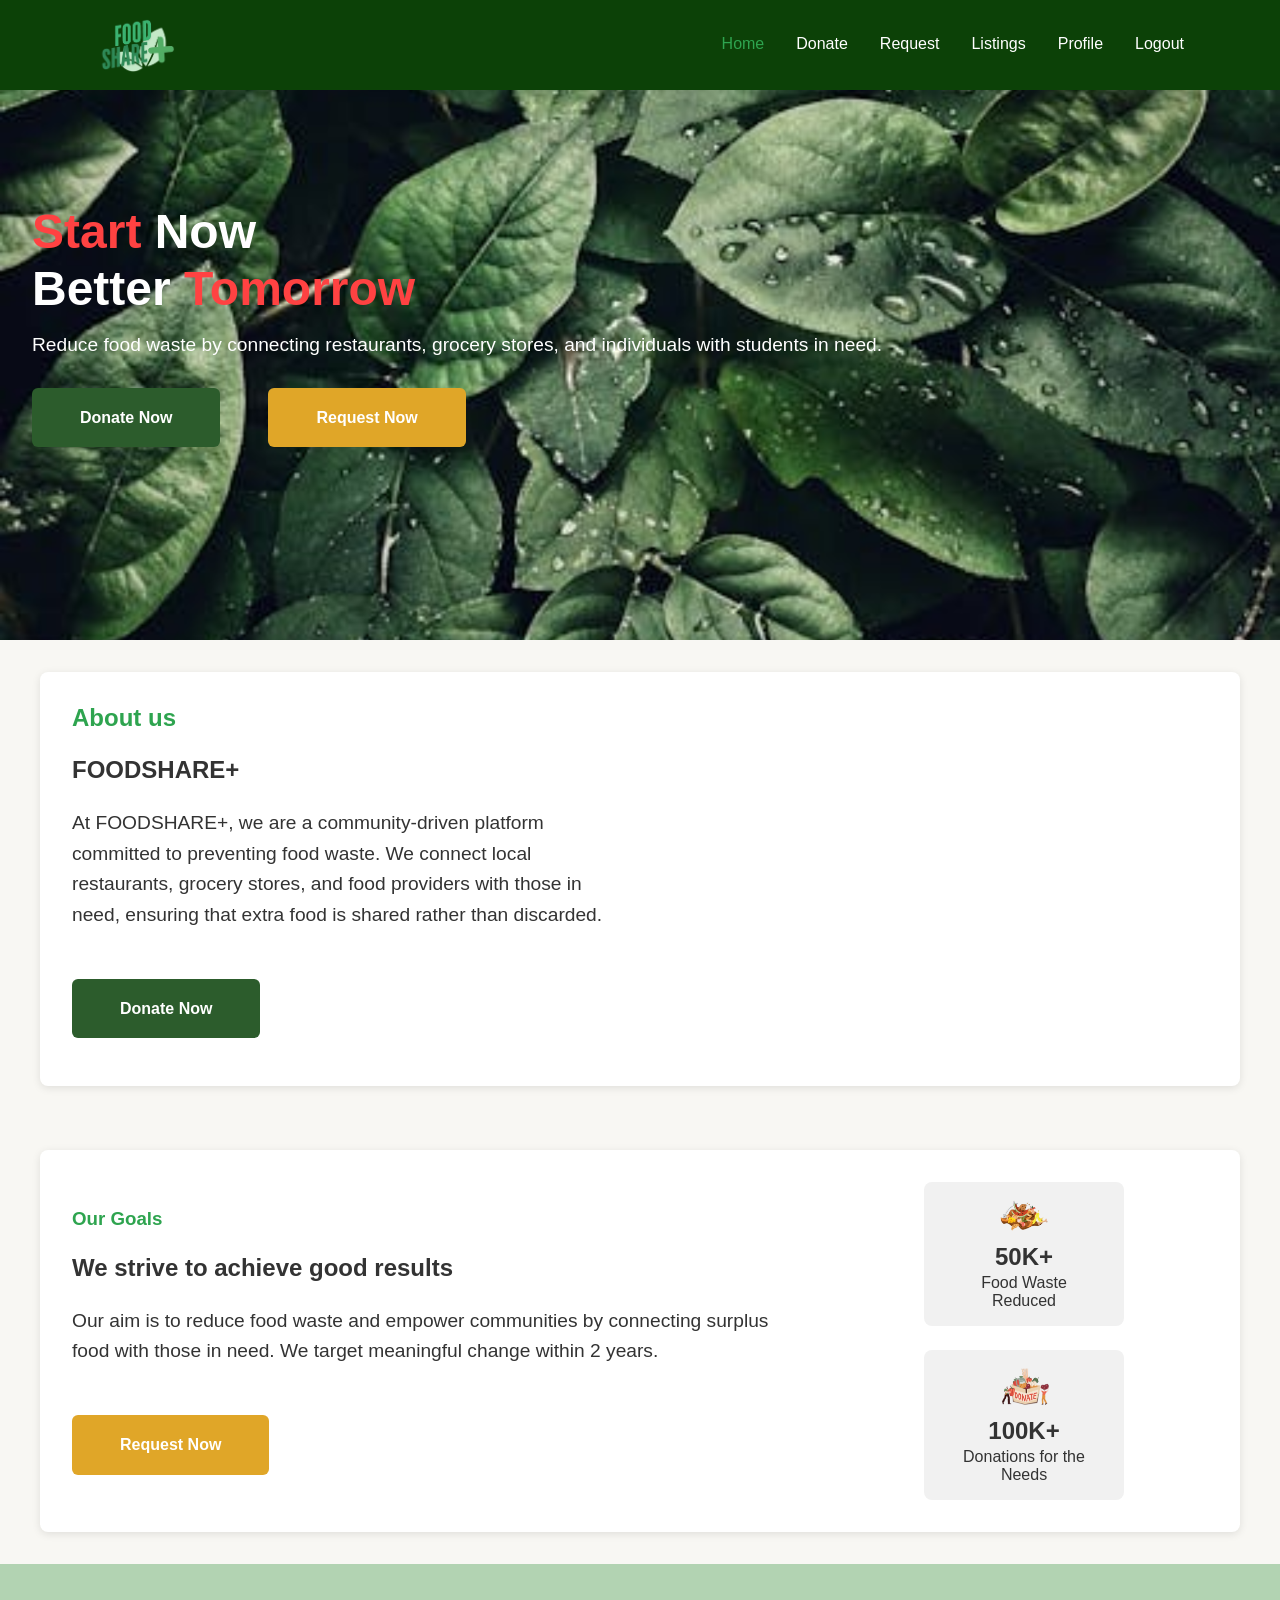
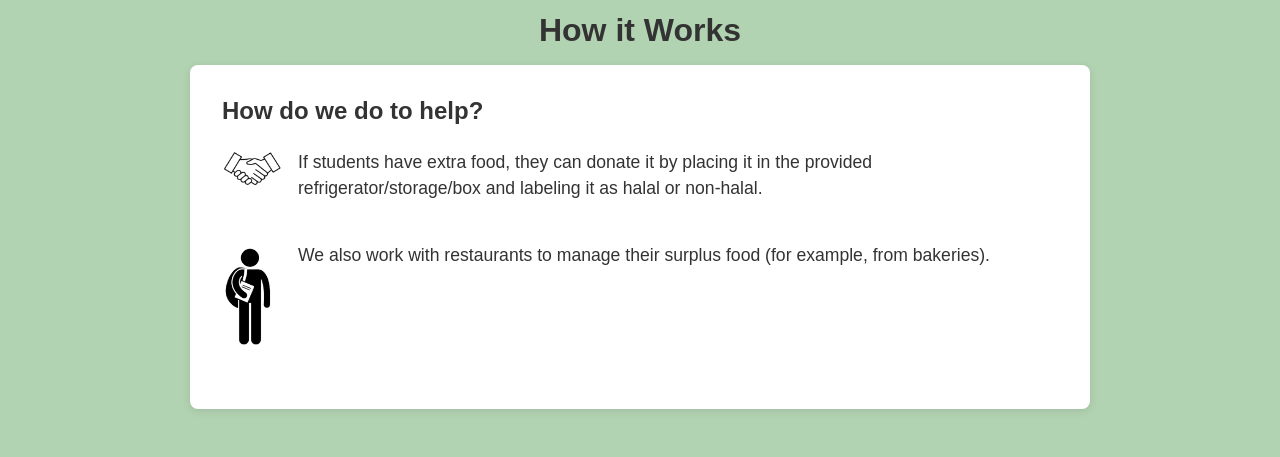
<file: templates/index.html>
<!DOCTYPE html>
<html lang="en">
<head>
  <meta charset="UTF-8" />
  <meta name="viewport" content="width=device-width,initial-scale=1.0"/>
  <title>FoodShare+ | Home</title>
  <link rel="stylesheet" href="/static/css/style.css" />
</head>
<body>
  <header>
    <div class="header-container">
      <div class="logo">
         <img src="/static/asset/logo.png" alt="FoodShare+ Logo" />
      </div>
      <nav>
         <ul>
            <li><a href="/home" class="active">Home</a></li>
            <li><a href="/donate">Donate</a></li>
            <li><a href="/request">Request</a></li>
            <li><a href="/listings">Listings</a></li>
            <li><a href="/profile">Profile</a></li>
            <li><a href="/logout">Logout</a></li>
         </ul>
      </nav>
    </div>
  </header>
  <div class="homepage-container">
    <section class="hero-section" style="background-image: url('/static/asset/bg5.png');">
      <div class="hero-content">
        <h1><span>Start</span> Now <br> Better <span>Tomorrow</span></h1>
        <p>Reduce food waste by connecting restaurants, grocery stores, and individuals with students in need.</p>
        <div class="hero-buttons">
          <a href="/donate" class="btn btn-donate">Donate Now</a>
          <a href="/request" class="btn btn-request">Request Now</a>
        </div>
      </div>
    </section>
    <section class="intro-section">
      <div class="intro-container">
        <div class="intro-left">
          <h2 style="color: #2ea44f; margin-top: 0;">About us</h2>
          <h2>FOODSHARE+</h2>
          <p>
            At FOODSHARE+, we are a community-driven platform committed to preventing food waste. We connect local restaurants, grocery stores, and food providers with those in need, ensuring that extra food is shared rather than discarded.
          </p>
          <a href="/donate" class="btn btn-donate">Donate Now</a>
        </div>
        <div class="intro-right">
          <iframe
            src="https://www.youtube.com/embed/CI6wTlxto8Y"
            title="YouTube video player"
            frameborder="0"
            allow="accelerometer; autoplay; clipboard-write; encrypted-media; gyroscope; picture-in-picture"
            allowfullscreen>
          </iframe>
        </div>
      </div>
    </section>
    <section class="achievements-section">
      <div class="achievements-container">
        <div class="achievements-left">
          <h3 style="color: #2ea44f; margin-top: 0;">Our Goals</h3>
          <h2>We strive to achieve good results</h2>
          <p>
            Our aim is to reduce food waste and empower communities by connecting surplus food with those in need. We target meaningful change within 2 years.
          </p>
          <a href="/request" class="btn btn-request">Request Now</a>
        </div>
        <div class="achievements-right">
          <div class="achievement-item">
            <img src="/static/asset/waste.png" alt="Food Waste Reduced">
            <h3>50K+</h3>
            <p>Food Waste Reduced</p>
          </div>
          <div class="achievement-item">
            <img src="/static/asset/donate.png" alt="Donations for the Needs">
            <h3>100K+</h3>
            <p>Donations for the Needs</p>
          </div>
        </div>
      </div>
    </section>
    <section class="how-section">
      <h2>How it Works</h2>
      <div class="how-card">
        <h3>How do we do to help?</h3>
        <div class="how-row">
          <img src="/static/asset/hand.png" alt="Lend a Helping Hand">
          <p>
            If students have extra food, they can donate it by placing it in the provided refrigerator/storage/box and labeling it as halal or non-halal.
          </p>
        </div>
        <div class="how-row">
          <img src="/static/asset/student.png" alt="Empower Students">
          <p>
            We also work with restaurants to manage their surplus food (for example, from bakeries).
          </p>
        </div>
      </div>
    </section>
  </div>
</body>
</html>
</file>
<file: static/css/style.css>
* {
  margin: 0;
  padding: 0;
  box-sizing: border-box;
}
body {
  font-family: Arial, sans-serif;
  background: url('/static/asset/bg1.png') no-repeat center center fixed;
  background-size: cover;
  color: #333;
  min-height: 100vh;
  position: relative;
}
header {
  background: #0c4107;
  border-bottom: 1px solid #0c4107;
  padding: 1rem 6rem;
  position: fixed;
  top: 0;
  left: 0;
  width: 100%;
  z-index: 1000;
}
.header-container {
  display: flex;
  justify-content: space-between;
  align-items: center;
}
header .logo {
  display: flex;
  align-items: center;
}
header .logo img {
  width: 80px;
  margin-right: 0.5rem;
}
header .logo h1 {
  display: none;
}
nav ul {
  list-style: none;
  display: flex;
  gap: 2rem;
}
nav ul li a {
  text-decoration: none;
  color: #ffffff;
  font-size: 1rem;
}
nav ul li a.active,
nav ul li a:hover {
  color: #2ea44f;
}
.container {
  display: flex;
  justify-content: space-between;
  align-items: center;
  min-height: 100vh;
  padding: 2rem 6rem;
}
.left-content {
  width: 45%;
  color: #fff;
}
.left-content .logo {
  width: 200px;
  margin-bottom: 1rem;
}
.left-content h2 {
  font-size: 2rem;
  margin-bottom: 1rem;
}
.left-content p {
  font-size: 1.1rem;
  line-height: 1.5;
  margin-bottom: 1rem;
}
.social-icons {
  margin: 1rem 0;
  text-align: center;
}
.social-icons a {
  display: inline-block;
  margin: 0 0.5rem;
  vertical-align: middle;
}
.social-icons img {
  width: 40px;
  height: 40px;
}
.contact-info {
  position: absolute;
  bottom: 2rem;
  left: 2rem;
  font-size: 1rem;
  line-height: 1.4;
}
.right-content {
  width: 45%;
  background-color: #fff;
  border-radius: 8px;
  padding: 5rem;
  box-shadow: 0 2px 10px rgba(0,0,0,0.2);
}
.right-content h3 {
  margin-bottom: 1.5rem;
  font-size: 2rem;
  text-align: center;
}
.login-form label {
  display: block;
  margin: 0.6rem 0 0.3rem;
  font-weight: bold;
  font-size: 1rem;
}
.login-form input {
  width: 100%;
  padding: 0.8rem;
  margin-bottom: 1rem;
  border: 1px solid #ccc;
  border-radius: 4px;
  font-size: 1rem;
}
.login-form button {
  width: 100%;
  padding: 1rem;
  background-color: #2ea44f;
  border: none;
  border-radius: 4px;
  color: #fff;
  font-size: 1.1rem;
  cursor: pointer;
  margin-top: 0.5rem;
}
.login-form button:hover {
  background-color: #22863a;
}
.links {
  display: flex;
  justify-content: space-between;
  margin-top: 0.5rem;
}
.links a {
  color: #007bff;
  text-decoration: none;
  font-size: 0.9rem;
}
.links a:hover {
  text-decoration: underline;
}
.terms {
  font-size: 0.85rem;
  color: #555;
  margin-top: 1rem;
  line-height: 1.4;
  text-align: center;
}
.terms a {
  color: #007bff;
  text-decoration: none;
}
.terms a:hover {
  text-decoration: underline;
}
.flash-messages {
  margin-bottom: 1rem;
}
.flash {
  border-radius: 4px;
  font-weight: bold;
  line-height: 1.4;
  margin-bottom: 0.5rem;
  padding: 0.65rem 0.8rem;
}
.flash.error {
  background: #ffe5e5;
  color: #8a1f1f;
}
.flash.success {
  background: #e5f7ea;
  color: #1f6f35;
}
@media (max-width: 992px) {
  .container {
      flex-direction: column;
      align-items: center;
      padding: 1rem;
  }
  .left-content, .right-content {
      width: 90%;
      margin-bottom: 2rem;
  }
  .left-content .logo {
      width: 150px;
  }
  .contact-info {
      position: static;
      margin-top: 1rem;
  }
}
.homepage-container {
  width: 100%;
  margin: 0 auto;
  padding-top: 10px;
}
.hero-section {
  background: #2c5c2c;
  color: #fff;
  text-align: left;
  background-size: cover;
  background-position: center;
  min-height: 70vh;
  display: flex;
  align-items: center;
  justify-content: flex-start;
  padding-left: 2rem;
}
.hero-section .hero-content {
  max-width: none;
  margin: 0;
  padding: 2rem 0;
}
.hero-section h1 {
  font-size: 3rem;
  line-height: 1.2;
  margin-bottom: 1rem;
}
.hero-section h1 span {
  color: #ff4242;
}
.hero-section p {
  font-size: 1.2rem;
  margin-bottom: 2rem;
}
.hero-buttons {
  display: flex;
  gap: 3rem;
  justify-content: flex-start;
}
.intro-section {
  background: #f8f7f3;
  padding: 2rem 0;
}
.intro-container {
  display: flex;
  align-items: flex-start;
  justify-content: space-between;
  gap: 3rem;
  max-width: 1200px;
  margin: 0 auto;
  background: #fff;
  border-radius: 8px;
  padding: 2rem;
  box-shadow: 0 2px 8px rgba(0,0,0,0.1);
}
.intro-left,
.intro-right {
  flex: 1;
  min-width: 280px;
  margin-bottom: 1rem;
}
.intro-left h2 {
  margin: 1.5rem 0;
}
.intro-left p {
  font-size: 1.2rem;
  line-height: 1.6;
  margin: 1.5rem 0;
}
.intro-left a.btn {
  margin-top: 1.5rem;
  display: inline-block;
}
.intro-right iframe {
  width: 100%;
  min-height: 315px;
}
.achievements-section {
  background: #f8f7f3;
  padding: 2rem 0;
}
.achievements-container {
  display: flex;
  align-items: center;
  justify-content: space-between;
  gap: 2rem;
  max-width: 1200px;
  margin: 0 auto;
  background: #fff;
  border-radius: 8px;
  padding: 2rem;
  box-shadow: 0 2px 8px rgba(0,0,0,0.1);
}
.achievements-left {
  flex: 2;
  text-align: left;
  min-width: 280px;
}
.achievements-left h3 {
  margin-top: 0;
  color: #2ea44f;
  margin-bottom: 1rem;
}
.achievements-left h2 {
  margin: 1.5rem 0;
}
.achievements-left p {
  font-size: 1.2rem;
  line-height: 1.6;
  margin: 1.5rem 0;
}
.achievements-left a.btn {
  margin-top: 1.5rem;
  display: inline-block;
}
.achievements-divider {
  width: 1px;
  background: #ddd;
  height: auto;
}
.achievements-right {
  flex: 1;
  display: flex;
  flex-direction: column;
  gap: 1.5rem;
  align-items: center;
  min-width: 200px;
}
.achievement-item {
  background: #f1f1f1;
  border-radius: 8px;
  padding: 1rem 2rem;
  text-align: center;
  min-width: 150px;
  max-width: 200px;
}
.achievement-item img {
  width: 50px;
  margin-bottom: 0.5rem;
}
.achievement-item h3 {
  font-size: 1.5rem;
  margin-bottom: 0.2rem;
}
.how-section {
  background: #b2d3b2;
  padding: 3rem 2rem;
  text-align: center;
}
.how-section h2 {
  font-size: 2rem;
  margin-bottom: 1rem;
}
.how-card {
  background: #fff;
  border-radius: 8px;
  max-width: 900px;
  margin: 0 auto;
  padding: 2rem;
  box-shadow: 0 2px 8px rgba(0,0,0,0.1);
  text-align: left;
}
.how-card h3 {
  font-size: 1.5rem;
  margin-bottom: 1.5rem;
  text-align: left;
}
.how-row {
  display: flex;
  align-items: flex-start;
  margin-bottom: 1.5rem;
}
.how-row img {
  width: 60px;
  height: auto;
  margin-right: 1rem;
}
.how-row p {
  margin: 0;
  font-size: 1.1rem;
  line-height: 1.5;
  margin-bottom: 1.0rem;
}
.btn {
  display: inline-flex;
  padding: 1.3rem 3rem;
  border-radius: 6px;
  text-decoration: none;
  font-weight: bold;
  color: #fff;
  transition: background 0.3s ease;
}
.btn-donate {
  background-color: #2c5c2c;
}
.btn-request {
  background-color: #e0a628;
}
.btn:hover {
  filter: brightness(0.9);
}
body.donate-page {
  background: url('/static/asset/bg2.png') no-repeat center center fixed;
  background-size: cover;
  font-family: Arial, sans-serif;
  color: #333;
  margin: 0;
  padding-left: 300px;
}
.donation-container {
  width: 70%;
  margin: 7rem 0 0 8rem;
  padding: 2rem;
  background: none;
  box-shadow: none;
  border-radius: 0;
}
.donation-title {
  color: #2ea44f;
  font-size: 2.5rem;
  margin-bottom: 2rem;
  font-weight: bold;
  text-transform: uppercase;
  text-align: center;
  text-shadow:
    -1px -1px 0 #000,
    1px -1px 0 #000,
    -1px  1px 0 #000,
    1px  1px 0 #000;
}
.donation-form {
  display: flex;
  flex-direction: column;
  gap: 1rem;
  color: #333;
}
.form-row {
  display: flex;
  align-items: left;
  gap: 3rem;
}
.form-row label {
  min-width: 150px;
  text-align: left;
  text-transform: uppercase;
  font-weight: bold;
}
.form-row input {
  flex: 1;
  padding: 0.5rem;
  border-radius: 4px;
  border: 1px solid #ccc;
  font-size: 1rem;
}
.submit-donation {
  display: block;
  width: auto;
  margin: 2rem auto 0;
  background-color: #2ea44f;
  color: #fff;
  padding: 0.8rem 2rem;
  border: none;
  border-radius: 4px;
  font-size: 1rem;
  font-weight: bold;
  text-transform: uppercase;
  cursor: pointer;
  transition: background 0.3s ease;
}
.submit-donation:hover {
  background-color: #22863a;
}
body.request-page {
  background: url('/static/asset/bg3.png') no-repeat center top;
  background-size: cover;
  margin: 0;
  padding: 0;
  font-family: Arial, sans-serif;
  color: #333;
}
.request-container {
  width: 650px;
  margin: 0 auto;
  padding-top: 8rem;
  background: none;
  box-shadow: none;
}
.request-title {
  color: #e0a628;
  font-size: 3rem;
  margin-bottom: 1.5rem;
  font-weight: bold;
  text-transform: uppercase;
  text-align: center;
}
.request-form {
  display: flex;
  flex-direction: column;
  gap: 1.5rem;
  font-size: 1.2rem;
}
.form-row input,
.form-row textarea {
  flex: 1;
  padding: 0.8rem;
  border-radius: 4px;
  border: 1px solid #ccc;
  font-size: 1.1rem;
}
.form-row textarea {
  resize: vertical;
}
.submit-request {
  display: block;
  margin: 2rem auto 0;
  background-color: #e0a628;
  color: #fff;
  padding: 1rem 2.5rem;
  border: none;
  border-radius: 4px;
  font-size: 1.2rem;
  font-weight: bold;
  text-transform: uppercase;
  cursor: pointer;
  transition: background 0.3s ease;
}
.submit-request:hover {
  background-color: #c69024;
}
body.listing-page {
  background: url('/static/asset/bg4.png') no-repeat center center fixed;
  background-size: cover;
  margin: 0;
  padding: 0;
  font-family: Arial, sans-serif;
}
body.listing-page header .logo img {
  content: url('/static/asset/logo.png');
  width: 80px;
  margin-right: 0.5rem;
}
.listings-container {
  display: flex;
  flex-direction: column;
  max-width: 970px;
  margin: 5rem auto 2rem auto;
  padding: 0 1rem;
}
.top-row {
  display: flex;
  flex-direction: column;
  align-items: center;
  background-color: #2c5c2c;
  border-top-left-radius: 8px;
  border-top-right-radius: 8px;
  padding: 1rem 0;
}
.top-row img {
  width: 120px;
  margin-bottom: 0.5rem;
}
.top-row .subtitle {
  font-size: 2rem;
  font-weight: bold;
  text-transform: uppercase;
  color: #fff;
}
.listings-columns {
  display: flex;
  gap: 0;
}
.list-column h2 {
  text-transform: uppercase;
  font-size: 1.8rem;
  margin-bottom: 1rem;
  display: flex;
  align-items: center;
  justify-content: space-between;
  color: #fff;
}
.list-column h2 .column-icon {
  font-size: 1.2rem;
  cursor: pointer;
}
.donation-column {
  flex: 1;
  background-color: rgb(43, 104, 43);
  border-bottom-left-radius: 8px;
  padding: 1rem;
}
.request-column {
  flex: 1;
  background-color: #e0a628;
  border-bottom-right-radius: 8px;
  padding: 1rem;
}
.listing-card {
  background: #fff;
  border-radius: 8px;
  padding: 1rem;
  margin-bottom: 1.5rem;
  position: relative;
  color: #333;
}
.listing-card img.profile-img {
  display: block;
  width: 70px;
  height: 70px;
  object-fit: cover;
  border-radius: 50%;
  margin: 0 auto 1rem auto;
}
.listing-card img.food-img {
  display: block;
  width: 100%;
  max-width: 300px;
  margin: 0.5rem auto;
}
.listing-card p {
  margin-bottom: 0.4rem;
  font-size: 1rem;
  line-height: 1.4;
}
.listing-card p span.label {
  font-weight: bold;
  text-transform: uppercase;
}
.listing-card .card-menu {
  position: absolute;
  top: 0.5rem;
  right: 0.8rem;
  font-size: 1.2rem;
  color: #999;
  cursor: pointer;
}
body.profile-page {
  background: url('/static/asset/bg6.png') no-repeat center top;
  background-size: cover;
  font-family: Arial, sans-serif;
  position: relative;
  font-size: 1.1rem;
}
.top-right-container {
  position: absolute;
  top: 1rem;
  right: 1rem;
  display: flex;
  flex-direction: column;
  align-items: flex-end;
  gap: 1rem;
}
.top-right-container .logo {
  width: 200px;
}
.top-right-container nav ul {
  list-style: none;
  display: flex;
  flex-direction: column;
  gap: 0.8rem;
  align-items: flex-end;
  margin: 0;
  padding: 0;
}
.top-right-container nav ul li a {
  display: flex;
  justify-content: center;
  align-items: center;
  width: 100px;
  height: 40px;
  background: rgba(0, 0, 0, 0.3);
  color: #fff;
  text-transform: uppercase;
  text-decoration: none;
  font-weight: bold;
  font-size: 1rem;
  border-radius: 4px;
  text-align: center;
}
.top-right-container nav ul li a:hover {
  background: rgba(0, 0, 0, 0.5);
}
.profile-top-box {
  position: absolute;
  top: 3rem;
  left: 50%;
  transform: translateX(-50%);
  width: 1125px;
  max-width: 90%;
  height: 500px;
  background: #2c5c2c;
  border-radius: 8px;
  color: #fff;
  padding: 2rem;
  display: flex;
  align-items: flex-start;
  justify-content: flex-start;
}
.avatar {
  width: 200px;
  height: 200px;
  border-radius: 50%;
  background: url('/static/asset/profile1.png') center center / cover no-repeat;
  margin-right: 2rem;
  border: 2px solid #fff;
}
.profile-fields {
  display: flex;
  flex-direction: column;
  gap: 0.8rem;
  flex: 1;
}
.profile-fields label {
  display: inline-block;
  width: 80px;
  font-weight: bold;
  text-transform: uppercase;
  font-size: 1.1rem;
}
.profile-fields input {
  padding: 0.5rem;
  border: none;
  border-radius: 4px;
  margin-left: 0.5rem;
  width: 200px;
  font-size: 1rem;
}
.bio {
  margin-top: 0.8rem;
  display: flex;
  flex-direction: column;
}
.bio label {
  margin-bottom: 0.3rem;
  font-size: 1.1rem;
}
.bio textarea {
  width: 300px;
  height: 60px;
  border: none;
  border-radius: 4px;
  padding: 0.5rem;
  resize: vertical;
  font-size: 1rem;
}
.save-btn {
  margin-top: 1rem;
  width: 120px;
  padding: 0.6rem;
  background: #fff;
  color: #2c5c2c;
  border: none;
  border-radius: 4px;
  font-weight: bold;
  cursor: pointer;
  font-size: 1rem;
}
.brand-logo {
  width: 300px;
  margin-left: auto;
  margin-top: 2rem;
}
.lower-panel {
  position: absolute;
  top: calc(3rem + 500px);
  left: 50%;
  transform: translateX(-50%);
  width: 1125px;
  max-width: 90%;
  height: calc(100% - (3rem + 500px));
  background: rgba(255, 255, 255, 0.95);
  border-radius: 8px;
  display: flex;
  padding: 1rem;
  color: #333;
  box-sizing: border-box;
}
.left-side-panel {
  flex: 2;
  display: flex;
  flex-direction: column;
  gap: 1rem;
  margin-right: 1rem;
}
.mini-box {
  background: #f5f5f5;
  border-radius: 6px;
  padding: 0rem;
  flex: 1;
  overflow: auto;
}
.mini-box h3 {
  margin-bottom: 0.5rem;
  text-transform: uppercase;
  font-weight: bold;
  font-size: 1.2rem;
}
.mini-box p {
  font-size: 1.05rem;
  margin-bottom: 0.5rem;
}
.right-side-panel {
  flex: 1;
  background: #f5f5f5;
  border-radius: 6px;
  padding: 1rem;
  overflow: auto;
}
.right-side-panel h3 {
  margin-bottom: 0.5rem;
  text-transform: uppercase;
  font-weight: bold;
  font-size: 1.2rem;
}
.right-side-panel p {
  font-size: 1.05rem;
  margin-bottom: 0.5rem;
}
</file>
